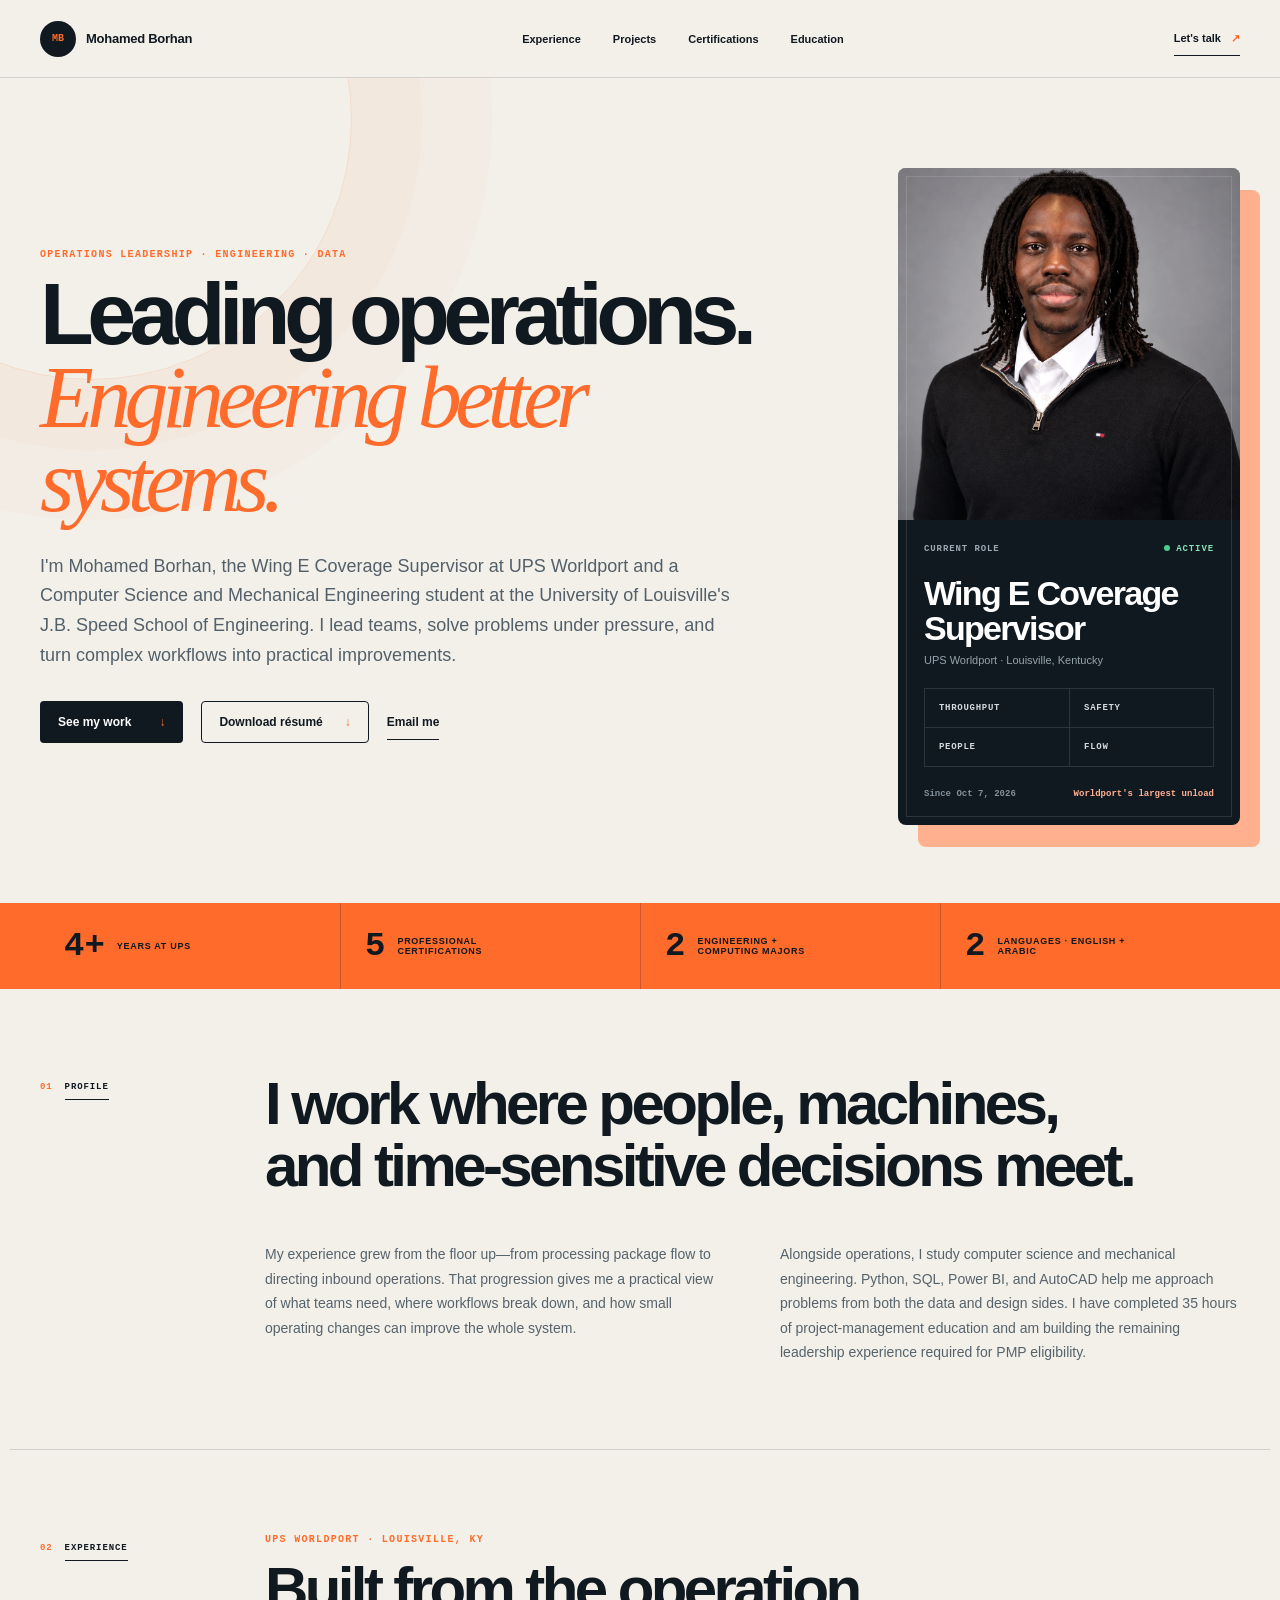
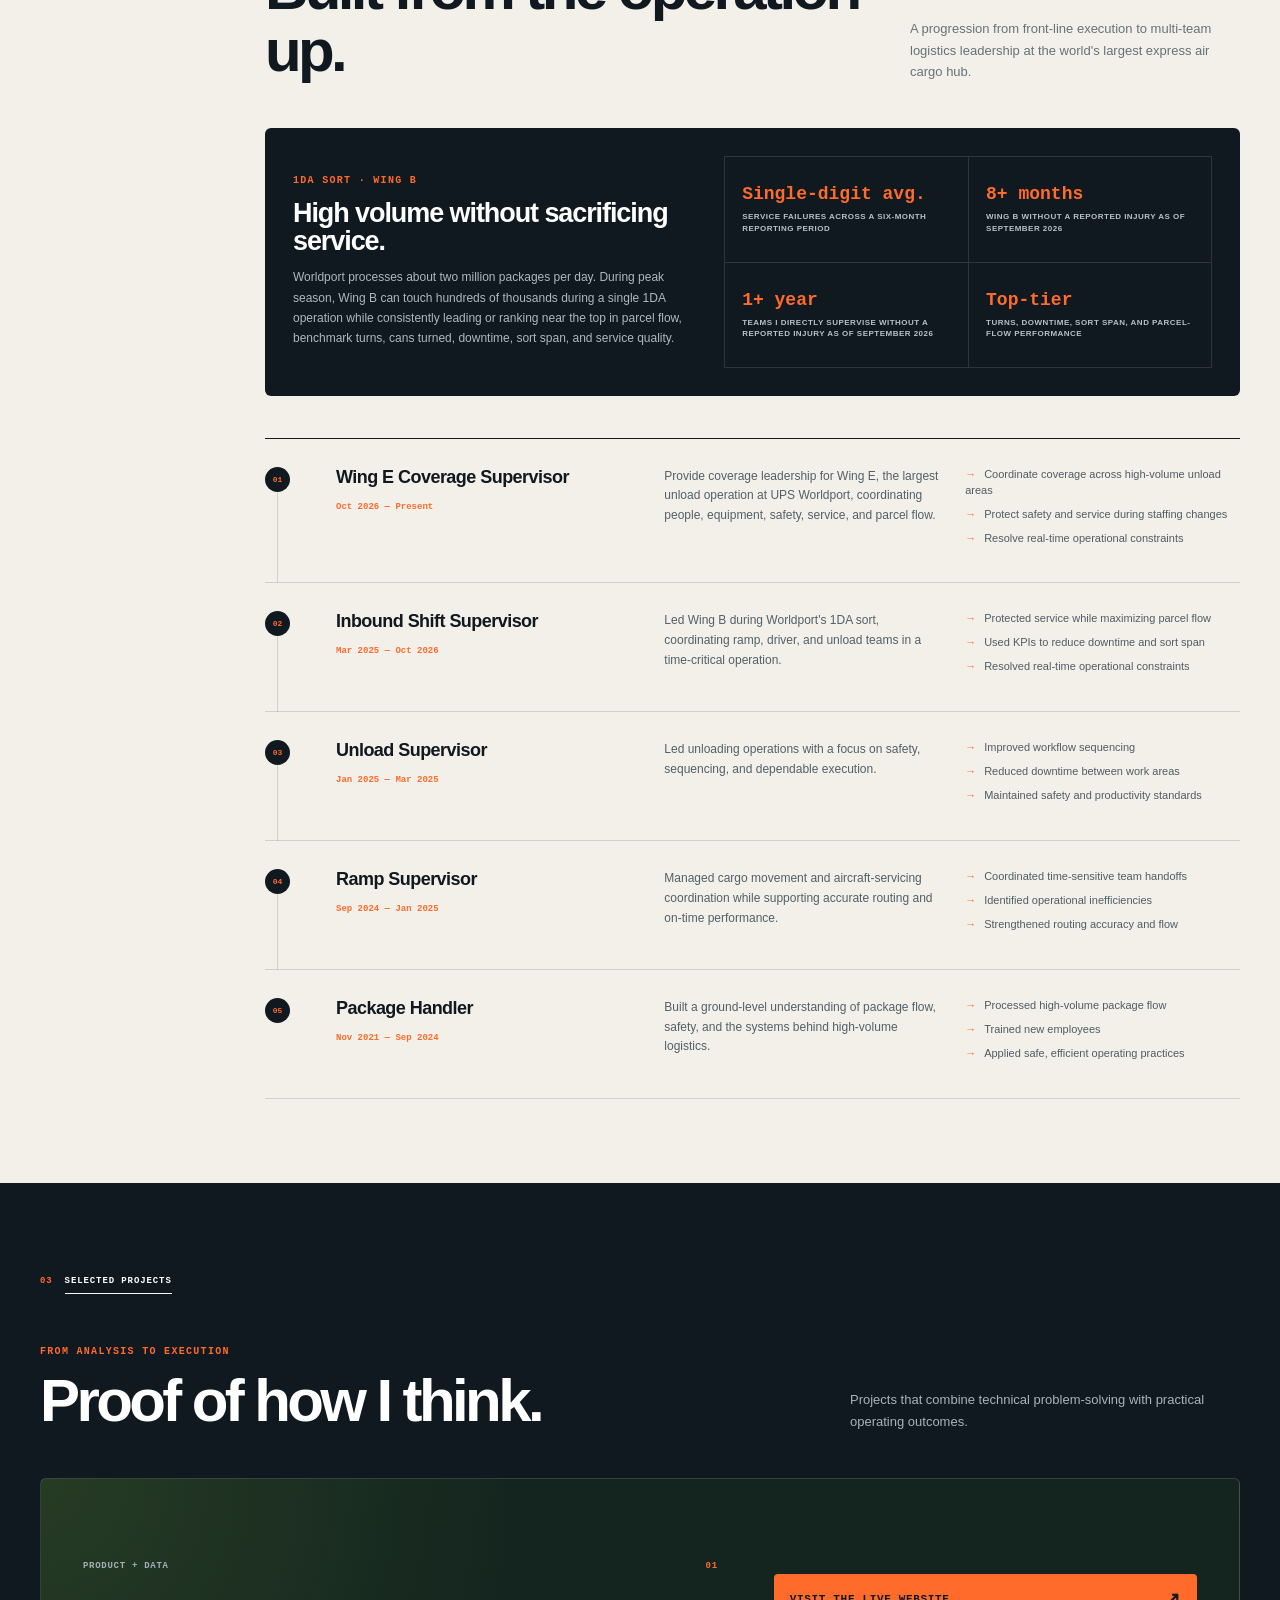
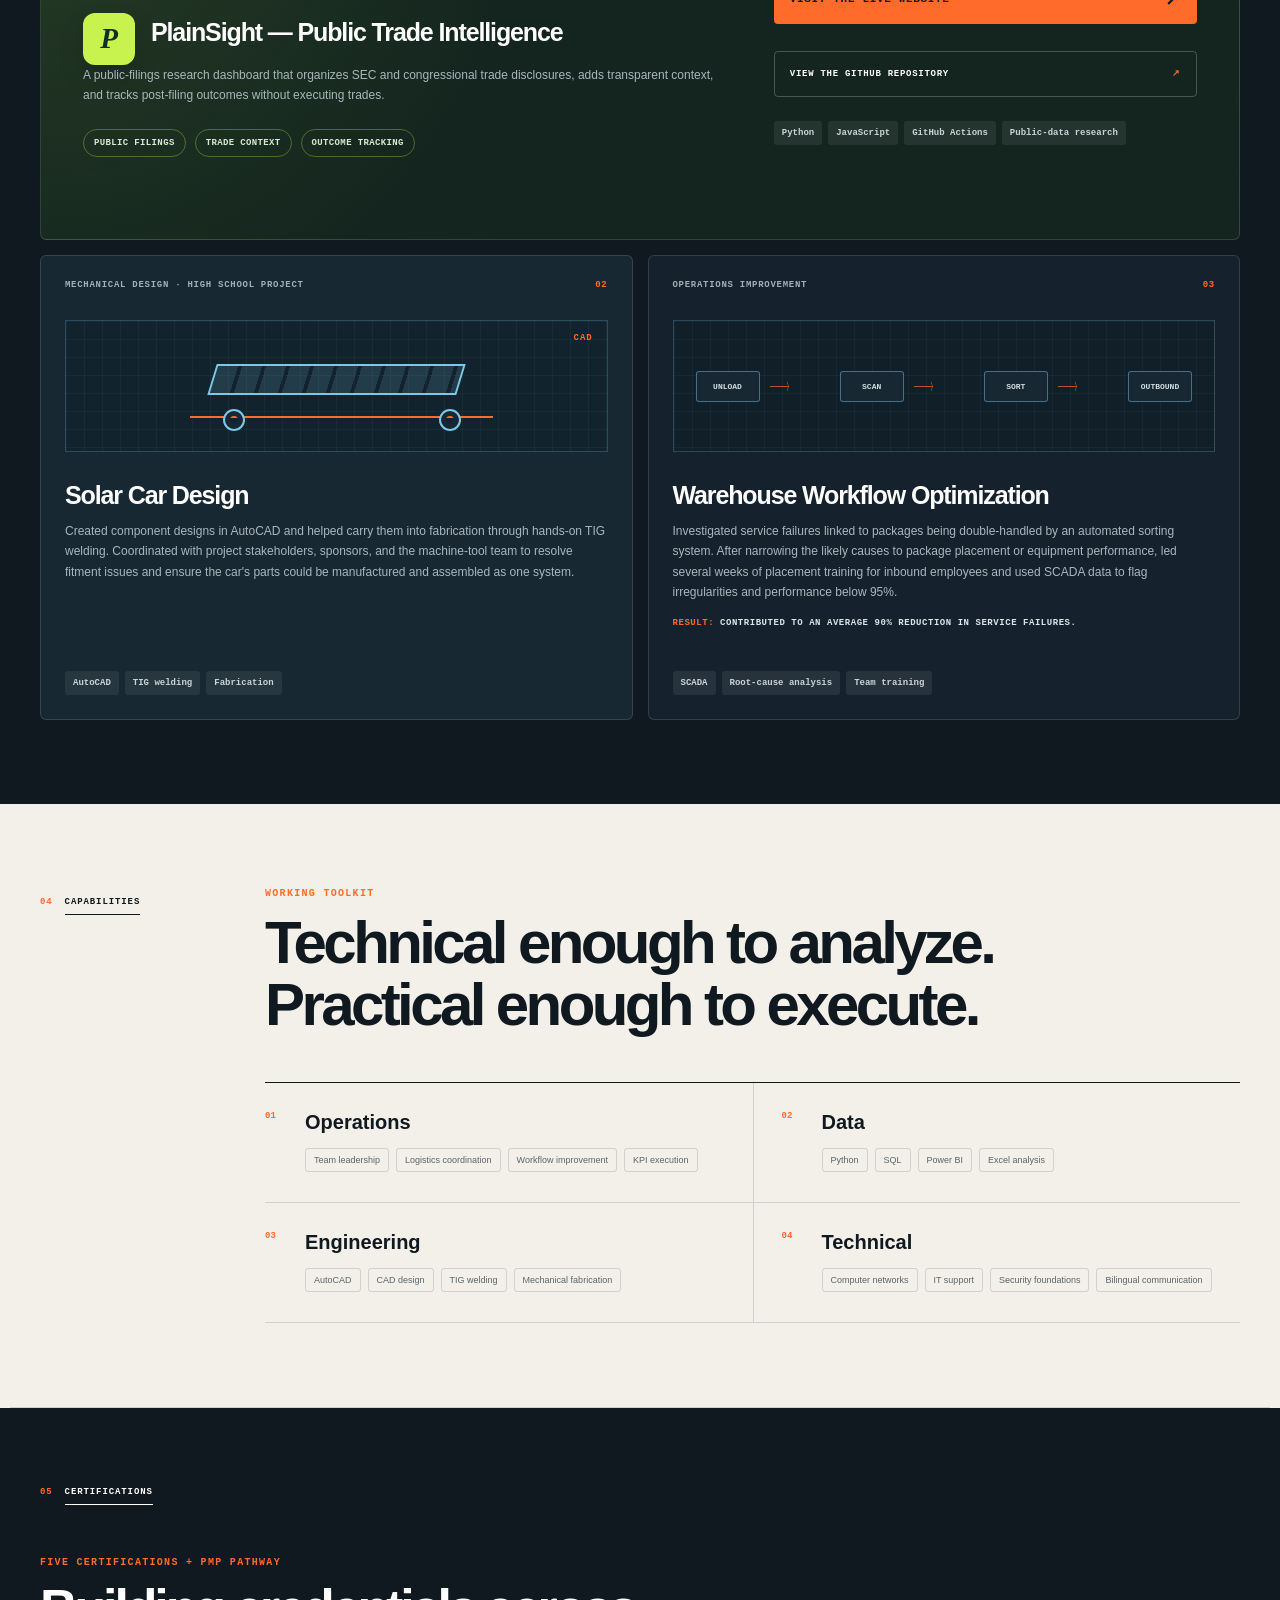
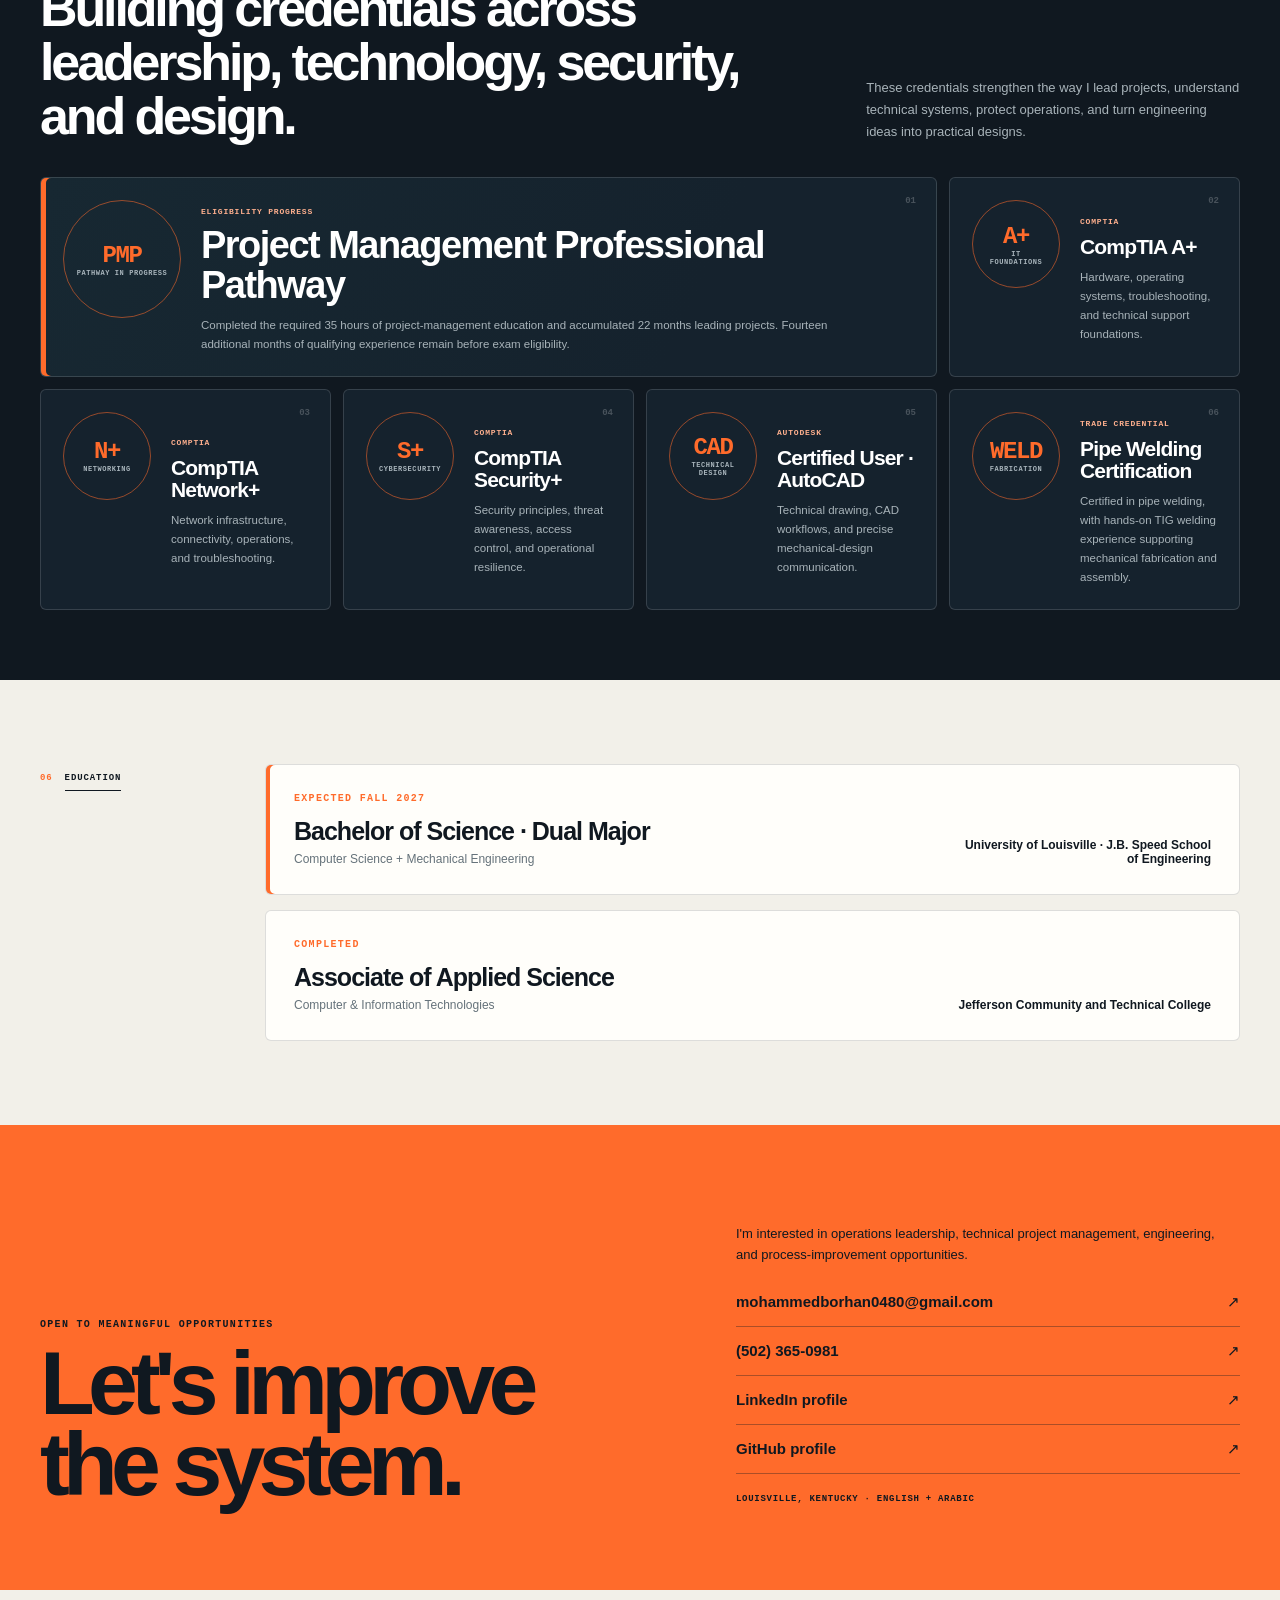
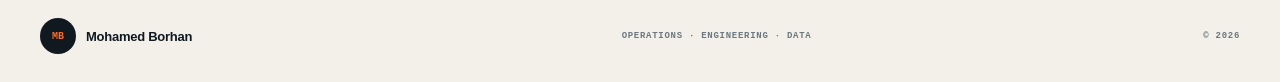
<file: index.html>
<!doctype html>
<html lang="en">
  <head>
    <meta charset="utf-8">
    <meta name="viewport" content="width=device-width, initial-scale=1">
    <title>Mohamed Borhan | Operations, Engineering &amp; Data</title>
    <meta name="description" content="Portfolio of Mohamed Borhan, Wing E Coverage Supervisor at UPS Worldport and computer science and mechanical engineering student in Louisville, Kentucky.">
    <meta name="author" content="Mohamed Borhan">
    <meta name="theme-color" content="#101820">
    <link rel="canonical" href="https://mohamed-borhan.github.io/">
    <link rel="icon" href="assets/favicon.svg" type="image/svg+xml">
    <link rel="stylesheet" href="styles.css">
    <meta property="og:type" content="website">
    <meta property="og:title" content="Mohamed Borhan | Operations, Engineering &amp; Data">
    <meta property="og:description" content="Leading operations. Engineering better systems.">
    <meta property="og:url" content="https://mohamed-borhan.github.io/">
    <meta property="og:image" content="https://mohamed-borhan.github.io/assets/og.png">
    <meta property="og:image:alt" content="Mohamed Borhan portfolio">
    <meta name="twitter:card" content="summary_large_image">
    <meta name="twitter:title" content="Mohamed Borhan | Operations, Engineering &amp; Data">
    <meta name="twitter:description" content="Leading operations. Engineering better systems.">
    <meta name="twitter:image" content="https://mohamed-borhan.github.io/assets/og.png">
    <script type="application/ld+json">
      {
        "@context": "https://schema.org",
        "@type": "Person",
        "name": "Mohamed Borhan",
        "url": "https://mohamed-borhan.github.io/",
        "email": "mailto:mohammedborhan0480@gmail.com",
        "telephone": "+1-502-365-0981",
        "address": { "@type": "PostalAddress", "addressLocality": "Louisville", "addressRegion": "KY", "addressCountry": "US" },
        "jobTitle": "Wing E Coverage Supervisor",
        "worksFor": { "@type": "Organization", "name": "UPS" },
        "hasCredential": [
          { "@type": "EducationalOccupationalCredential", "name": "CompTIA A+", "credentialCategory": "Professional certification", "recognizedBy": { "@type": "Organization", "name": "CompTIA" } },
          { "@type": "EducationalOccupationalCredential", "name": "CompTIA Network+", "credentialCategory": "Professional certification", "recognizedBy": { "@type": "Organization", "name": "CompTIA" } },
          { "@type": "EducationalOccupationalCredential", "name": "CompTIA Security+", "credentialCategory": "Professional certification", "recognizedBy": { "@type": "Organization", "name": "CompTIA" } },
          { "@type": "EducationalOccupationalCredential", "name": "Autodesk Certified User: AutoCAD", "credentialCategory": "Professional certification", "recognizedBy": { "@type": "Organization", "name": "Autodesk" } },
          { "@type": "EducationalOccupationalCredential", "name": "Pipe Welding Certification", "credentialCategory": "Professional certification" }
        ],
        "alumniOf": [
          { "@type": "CollegeOrUniversity", "name": "Jefferson Community and Technical College" },
          { "@type": "CollegeOrUniversity", "name": "University of Louisville" }
        ],
        "sameAs": [
          "https://www.linkedin.com/in/mohamedborhanky/",
          "https://github.com/Mohamed-Borhan"
        ]
      }
    </script>
  </head>
  <body>
    <a class="skip-link" href="#main-content">Skip to content</a>
    <main id="main-content">
      <header class="topbar" id="top">
        <a class="brand" href="#top" aria-label="Mohamed Borhan home">
          <span>MB</span><b>Mohamed Borhan</b>
        </a>
        <nav id="site-navigation" aria-label="Main navigation">
          <a href="#experience">Experience</a>
          <a href="#projects">Projects</a>
          <a href="#certifications">Certifications</a>
          <a href="#education">Education</a>
        </nav>
        <div class="topbar-actions">
          <button class="menu-toggle" type="button" aria-expanded="false" aria-controls="site-navigation" aria-label="Open navigation"><span></span><span></span></button>
          <a class="contact-link" href="mailto:mohammedborhan0480@gmail.com">Let's talk <span aria-hidden="true">↗</span></a>
        </div>
      </header>

      <section class="hero" aria-labelledby="hero-title">
        <div class="hero-copy">
          <span class="eyebrow">Operations leadership · Engineering · Data</span>
          <h1 id="hero-title">Leading operations.<br><em>Engineering better systems.</em></h1>
          <p>I'm Mohamed Borhan, the Wing E Coverage Supervisor at UPS Worldport and a Computer Science and Mechanical Engineering student at the University of Louisville's J.B. Speed School of Engineering. I lead teams, solve problems under pressure, and turn complex workflows into practical improvements.</p>
          <div class="hero-actions">
            <a class="button" href="#projects">See my work <span aria-hidden="true">↓</span></a>
            <a class="resume-button" href="assets/Mohamed-Borhan-Resume.pdf" download="Mohamed-Borhan-Resume.pdf">Download résumé <span aria-hidden="true">↓</span></a>
            <a class="text-button" href="mailto:mohammedborhan0480@gmail.com">Email me</a>
          </div>
        </div>
        <aside class="status-card" aria-label="Mohamed Borhan's current role">
          <div class="portrait-frame">
            <img src="assets/mohamed-borhan-headshot.jpg" alt="Professional headshot of Mohamed Borhan" width="1086" height="1448" fetchpriority="high" decoding="async">
          </div>
          <div class="status-content">
            <div class="status-head"><span>Current role</span><i>Active</i></div>
            <h2>Wing E Coverage<br>Supervisor</h2>
            <p>UPS Worldport · Louisville, Kentucky</p>
            <div class="operating-grid" aria-label="Areas of focus">
              <span>Throughput</span><span>Safety</span><span>People</span><span>Flow</span>
            </div>
            <div class="status-foot"><span>Since Oct 7, 2026</span><b>Worldport's largest unload</b></div>
          </div>
        </aside>
      </section>

      <section class="stat-strip" aria-label="Career highlights">
        <div><strong data-count="4" data-suffix="+">4+</strong><span>years at UPS</span></div>
        <div><strong data-count="5">5</strong><span>professional certifications</span></div>
        <div><strong data-count="2">2</strong><span>engineering + computing majors</span></div>
        <div><strong data-count="2">2</strong><span>languages · English + Arabic</span></div>
      </section>

      <section class="section intro reveal" id="about">
        <div class="section-label"><span>01</span><b>Profile</b></div>
        <div class="intro-copy">
          <h2>I work where people, machines, and time-sensitive decisions meet.</h2>
          <div class="intro-columns">
            <p>My experience grew from the floor up—from processing package flow to directing inbound operations. That progression gives me a practical view of what teams need, where workflows break down, and how small operating changes can improve the whole system.</p>
            <p>Alongside operations, I study computer science and mechanical engineering. Python, SQL, Power BI, and AutoCAD help me approach problems from both the data and design sides. I have completed 35 hours of project-management education and am building the remaining leadership experience required for PMP eligibility.</p>
          </div>
        </div>
      </section>

      <section class="section experience-section reveal" id="experience">
        <div class="section-label"><span>02</span><b>Experience</b></div>
        <div class="experience-content">
          <div class="experience-heading">
            <div><span class="eyebrow">UPS Worldport · Louisville, KY</span><h2>Built from the operation up.</h2></div>
            <p>A progression from front-line execution to multi-team logistics leadership at the world's largest express air cargo hub.</p>
          </div>
          <aside class="operations-highlight" aria-label="Worldport operating performance">
            <div class="operations-highlight-copy">
              <span class="eyebrow">1DA sort · Wing B</span>
              <h3>High volume without sacrificing service.</h3>
              <p>Worldport processes about two million packages per day. During peak season, Wing B can touch hundreds of thousands during a single 1DA operation while consistently leading or ranking near the top in parcel flow, benchmark turns, cans turned, downtime, sort span, and service quality.</p>
            </div>
            <div class="operations-metrics">
              <div><strong>Single-digit avg.</strong><span>service failures across a six-month reporting period</span></div>
              <div><strong>8+ months</strong><span>Wing B without a reported injury as of September 2026</span></div>
              <div><strong>1+ year</strong><span>teams I directly supervise without a reported injury as of September 2026</span></div>
              <div><strong>Top-tier</strong><span>turns, downtime, sort span, and parcel-flow performance</span></div>
            </div>
          </aside>
          <div class="timeline">
            <article class="job">
              <div class="job-marker"><span>01</span></div>
              <div class="job-title"><h3>Wing E Coverage Supervisor</h3><span>Oct 2026 — Present</span></div>
              <p>Provide coverage leadership for Wing E, the largest unload operation at UPS Worldport, coordinating people, equipment, safety, service, and parcel flow.</p>
              <ul><li>Coordinate coverage across high-volume unload areas</li><li>Protect safety and service during staffing changes</li><li>Resolve real-time operational constraints</li></ul>
            </article>
            <article class="job">
              <div class="job-marker"><span>02</span></div>
              <div class="job-title"><h3>Inbound Shift Supervisor</h3><span>Mar 2025 — Oct 2026</span></div>
              <p>Led Wing B during Worldport's 1DA sort, coordinating ramp, driver, and unload teams in a time-critical operation.</p>
              <ul><li>Protected service while maximizing parcel flow</li><li>Used KPIs to reduce downtime and sort span</li><li>Resolved real-time operational constraints</li></ul>
            </article>
            <article class="job">
              <div class="job-marker"><span>03</span></div>
              <div class="job-title"><h3>Unload Supervisor</h3><span>Jan 2025 — Mar 2025</span></div>
              <p>Led unloading operations with a focus on safety, sequencing, and dependable execution.</p>
              <ul><li>Improved workflow sequencing</li><li>Reduced downtime between work areas</li><li>Maintained safety and productivity standards</li></ul>
            </article>
            <article class="job">
              <div class="job-marker"><span>04</span></div>
              <div class="job-title"><h3>Ramp Supervisor</h3><span>Sep 2024 — Jan 2025</span></div>
              <p>Managed cargo movement and aircraft-servicing coordination while supporting accurate routing and on-time performance.</p>
              <ul><li>Coordinated time-sensitive team handoffs</li><li>Identified operational inefficiencies</li><li>Strengthened routing accuracy and flow</li></ul>
            </article>
            <article class="job">
              <div class="job-marker"><span>05</span></div>
              <div class="job-title"><h3>Package Handler</h3><span>Nov 2021 — Sep 2024</span></div>
              <p>Built a ground-level understanding of package flow, safety, and the systems behind high-volume logistics.</p>
              <ul><li>Processed high-volume package flow</li><li>Trained new employees</li><li>Applied safe, efficient operating practices</li></ul>
            </article>
          </div>
        </div>
      </section>

      <section class="projects-section" id="projects">
        <div class="projects-inner reveal">
          <div class="section-label light"><span>03</span><b>Selected projects</b></div>
          <div class="project-heading">
            <div><span class="eyebrow">From analysis to execution</span><h2>Proof of how I think.</h2></div>
            <p>Projects that combine technical problem-solving with practical operating outcomes.</p>
          </div>
          <div class="project-grid">
            <article class="project-card project-card-featured">
              <div class="project-featured-content">
                <div class="project-featured-copy">
                  <div class="project-top"><span>Product + Data</span><b>01</b></div>
                  <div class="plainsight-heading"><span class="plainsight-mark" aria-hidden="true">P</span><h3>PlainSight — Public Trade Intelligence</h3></div>
                  <p>A public-filings research dashboard that organizes SEC and congressional trade disclosures, adds transparent context, and tracks post-filing outcomes without executing trades.</p>
                  <ul class="plainsight-points" aria-label="PlainSight features"><li>Public filings</li><li>Trade context</li><li>Outcome tracking</li></ul>
                </div>
                <div class="project-featured-links">
                  <div class="project-actions">
                    <a class="project-link featured-project-link" href="https://mohamed-borhan.github.io/plainsight-trades/" target="_blank" rel="noreferrer">Visit the live website <span aria-hidden="true">↗</span></a>
                    <a class="project-link github-project-link" href="https://github.com/Mohamed-Borhan/plainsight-trades" target="_blank" rel="noreferrer">View the GitHub repository <span aria-hidden="true">↗</span></a>
                  </div>
                  <div class="tags"><span>Python</span><span>JavaScript</span><span>GitHub Actions</span><span>Public-data research</span></div>
                </div>
              </div>
            </article>
            <article class="project-card">
              <div class="project-top"><span>Mechanical Design · High School Project</span><b>02</b></div>
              <div class="project-visual project-visual-solar" aria-hidden="true"><span></span><i></i><i></i><b>CAD</b></div>
              <h3>Solar Car Design</h3>
              <p>Created component designs in AutoCAD and helped carry them into fabrication through hands-on TIG welding. Coordinated with project stakeholders, sponsors, and the machine-tool team to resolve fitment issues and ensure the car's parts could be manufactured and assembled as one system.</p>
              <div class="tags"><span>AutoCAD</span><span>TIG welding</span><span>Fabrication</span></div>
            </article>
            <article class="project-card">
              <div class="project-top"><span>Operations Improvement</span><b>03</b></div>
              <div class="project-visual project-visual-flow" aria-hidden="true"><span>Unload</span><i></i><span>Scan</span><i></i><span>Sort</span><i></i><span>Outbound</span></div>
              <h3>Warehouse Workflow Optimization</h3>
              <p>Investigated service failures linked to packages being double-handled by an automated sorting system. After narrowing the likely causes to package placement or equipment performance, led several weeks of placement training for inbound employees and used SCADA data to flag irregularities and performance below 95%.</p>
              <p class="project-result"><strong>Result:</strong> Contributed to an average 90% reduction in service failures.</p>
              <div class="tags"><span>SCADA</span><span>Root-cause analysis</span><span>Team training</span></div>
            </article>
          </div>
        </div>
      </section>

      <section class="section capabilities-section reveal" id="capabilities">
        <div class="section-label"><span>04</span><b>Capabilities</b></div>
        <div class="capability-content">
          <div class="capability-heading"><span class="eyebrow">Working toolkit</span><h2>Technical enough to analyze.<br>Practical enough to execute.</h2></div>
          <div class="capability-grid">
            <div class="capability"><span>01</span><h3>Operations</h3><ul><li>Team leadership</li><li>Logistics coordination</li><li>Workflow improvement</li><li>KPI execution</li></ul></div>
            <div class="capability"><span>02</span><h3>Data</h3><ul><li>Python</li><li>SQL</li><li>Power BI</li><li>Excel analysis</li></ul></div>
            <div class="capability"><span>03</span><h3>Engineering</h3><ul><li>AutoCAD</li><li>CAD design</li><li>TIG welding</li><li>Mechanical fabrication</li></ul></div>
            <div class="capability"><span>04</span><h3>Technical</h3><ul><li>Computer networks</li><li>IT support</li><li>Security foundations</li><li>Bilingual communication</li></ul></div>
          </div>
        </div>
      </section>

      <section class="certification-section" id="certifications">
        <div class="certification-inner reveal">
          <div class="section-label light"><span>05</span><b>Certifications</b></div>
          <div class="certification-heading">
            <div>
              <span class="eyebrow">Five certifications + PMP pathway</span>
              <h2>Building credentials across leadership, technology, security, and design.</h2>
            </div>
            <p>These credentials strengthen the way I lead projects, understand technical systems, protect operations, and turn engineering ideas into practical designs.</p>
          </div>
          <div class="certification-grid">
            <article class="credential credential-featured">
              <div class="credential-mark"><span>PMP</span><small>Pathway in progress</small></div>
              <div><span class="credential-issuer">Eligibility progress</span><h3>Project Management Professional Pathway</h3><p>Completed the required 35 hours of project-management education and accumulated 22 months leading projects. Fourteen additional months of qualifying experience remain before exam eligibility.</p></div>
              <b>01</b>
            </article>
            <article class="credential">
              <div class="credential-mark"><span>A+</span><small>IT foundations</small></div>
              <div><span class="credential-issuer">CompTIA</span><h3>CompTIA A+</h3><p>Hardware, operating systems, troubleshooting, and technical support foundations.</p></div>
              <b>02</b>
            </article>
            <article class="credential">
              <div class="credential-mark"><span>N+</span><small>Networking</small></div>
              <div><span class="credential-issuer">CompTIA</span><h3>CompTIA Network+</h3><p>Network infrastructure, connectivity, operations, and troubleshooting.</p></div>
              <b>03</b>
            </article>
            <article class="credential">
              <div class="credential-mark"><span>S+</span><small>Cybersecurity</small></div>
              <div><span class="credential-issuer">CompTIA</span><h3>CompTIA Security+</h3><p>Security principles, threat awareness, access control, and operational resilience.</p></div>
              <b>04</b>
            </article>
            <article class="credential">
              <div class="credential-mark"><span>CAD</span><small>Technical design</small></div>
              <div><span class="credential-issuer">Autodesk</span><h3>Certified User · AutoCAD</h3><p>Technical drawing, CAD workflows, and precise mechanical-design communication.</p></div>
              <b>05</b>
            </article>
            <article class="credential">
              <div class="credential-mark"><span>WELD</span><small>Fabrication</small></div>
              <div><span class="credential-issuer">Trade credential</span><h3>Pipe Welding Certification</h3><p>Certified in pipe welding, with hands-on TIG welding experience supporting mechanical fabrication and assembly.</p></div>
              <b>06</b>
            </article>
          </div>
        </div>
      </section>

      <section class="section education-section reveal" id="education">
        <div class="section-label"><span>06</span><b>Education</b></div>
        <div class="education-content">
          <article class="degree primary-degree">
            <div><span class="eyebrow">Expected Fall 2027</span><h3>Bachelor of Science · Dual Major</h3><p>Computer Science + Mechanical Engineering</p></div>
            <strong>University of Louisville · J.B. Speed School of Engineering</strong>
          </article>
          <article class="degree">
            <div><span class="eyebrow">Completed</span><h3>Associate of Applied Science</h3><p>Computer &amp; Information Technologies</p></div>
            <strong>Jefferson Community and Technical College</strong>
          </article>
        </div>
      </section>

      <section class="contact-section reveal" id="contact">
        <div><span class="eyebrow">Open to meaningful opportunities</span><h2>Let's improve<br>the system.</h2></div>
        <div class="contact-details">
          <p>I'm interested in operations leadership, technical project management, engineering, and process-improvement opportunities.</p>
          <a href="mailto:mohammedborhan0480@gmail.com">mohammedborhan0480@gmail.com <span aria-hidden="true">↗</span></a>
          <a href="tel:+15023650981">(502) 365-0981 <span aria-hidden="true">↗</span></a>
          <a href="https://www.linkedin.com/in/mohamedborhanky/" target="_blank" rel="noreferrer">LinkedIn profile <span aria-hidden="true">↗</span></a>
          <a href="https://github.com/Mohamed-Borhan" target="_blank" rel="noreferrer">GitHub profile <span aria-hidden="true">↗</span></a>
          <small>Louisville, Kentucky · English + Arabic</small>
        </div>
      </section>

      <footer>
        <a class="brand" href="#top"><span>MB</span><b>Mohamed Borhan</b></a>
        <p>Operations · Engineering · Data</p>
        <span>© <span id="year">2026</span></span>
      </footer>
    </main>
    <script src="script.js" defer></script>
  </body>
</html>
</file>
<file: styles.css>
:root {
  --ink: #101820;
  --steel: #263441;
  --paper: #f2f0e9;
  --white: #fffefa;
  --signal: #ff6b2b;
  --signal-soft: #ffb08e;
  --blue: #7cc8e8;
  --muted: #64707a;
  --line: rgba(16, 24, 32, 0.14);
  --sans: "Segoe UI", Arial, Helvetica, sans-serif;
  --mono: Consolas, "Courier New", monospace;
}

* { box-sizing: border-box; }
html { scroll-behavior: smooth; }
body { margin: 0; background: var(--paper); color: var(--ink); font-family: var(--sans); }
a { color: inherit; text-decoration: none; }
main { min-height: 100vh; overflow-x: clip; }
.skip-link { position: fixed; z-index: 100; top: 12px; left: 12px; padding: 10px 14px; background: var(--ink); color: white; transform: translateY(-150%); }
.skip-link:focus { transform: translateY(0); }

.topbar { position: sticky; z-index: 50; top: 0; height: 78px; margin: auto; padding: 0 max(30px, calc((100vw - 1200px) / 2)); display: flex; align-items: center; justify-content: space-between; border-bottom: 1px solid var(--line); background: rgba(242, 240, 233, .92); backdrop-filter: blur(16px); transition: box-shadow .25s ease, background .25s ease; }
.topbar.is-scrolled { background: rgba(242, 240, 233, .97); box-shadow: 0 10px 30px rgba(16, 24, 32, .09); }
.brand { display: flex; align-items: center; gap: 10px; }
.brand > span { width: 36px; height: 36px; display: grid; place-items: center; border-radius: 50%; background: var(--ink); color: var(--signal); font: 800 10px var(--mono); }
.brand b { font-size: 13px; letter-spacing: -0.02em; }
nav { display: flex; gap: 32px; font-size: 11px; font-weight: 700; }
.topbar nav a:hover { color: var(--signal); }
.topbar-actions { display: flex; align-items: center; gap: 15px; }
.menu-toggle { width: 38px; height: 38px; padding: 0; display: none; place-content: center; gap: 6px; border: 1px solid var(--line); border-radius: 50%; background: transparent; cursor: pointer; }
.menu-toggle span { width: 15px; height: 1px; display: block; background: var(--ink); transition: transform .2s ease; }
.menu-toggle[aria-expanded="true"] span:first-child { transform: translateY(3.5px) rotate(45deg); }
.menu-toggle[aria-expanded="true"] span:last-child { transform: translateY(-3.5px) rotate(-45deg); }
.contact-link { padding: 10px 0; border-bottom: 1px solid var(--ink); font-size: 11px; font-weight: 800; }
.contact-link span { color: var(--signal); margin-left: 7px; }

.hero { position: relative; max-width: 1260px; margin: auto; padding: 90px 30px 78px; display: grid; grid-template-columns: 1.45fr 0.65fr; gap: 95px; align-items: center; }
.hero::before { content: ""; position: absolute; width: 520px; height: 520px; top: -220px; left: -180px; border: 1px solid rgba(255, 107, 43, 0.16); border-radius: 50%; box-shadow: 0 0 0 70px rgba(255, 107, 43, 0.035), 0 0 0 140px rgba(255, 107, 43, 0.025); pointer-events: none; }
.eyebrow { display: block; margin-bottom: 13px; color: var(--signal); font: 800 10px var(--mono); text-transform: uppercase; letter-spacing: 0.13em; }
h1 { max-width: 850px; margin: 0 0 28px; font-size: clamp(54px, 7vw, 88px); line-height: 0.94; letter-spacing: -0.075em; font-weight: 720; }
h1 em { color: var(--signal); font-family: Georgia, serif; font-weight: 400; }
.hero-copy > p { max-width: 700px; color: #53606a; font-size: 18px; line-height: 1.65; }
.hero-actions { margin-top: 31px; display: flex; align-items: center; gap: 18px; flex-wrap: wrap; }
.button { padding: 14px 18px; display: inline-flex; gap: 28px; border-radius: 4px; background: var(--ink); color: white; font-size: 12px; font-weight: 800; }
.button span { color: var(--signal); }
.resume-button { padding: 13px 17px; display: inline-flex; gap: 22px; border: 1px solid var(--ink); border-radius: 4px; background: transparent; font-size: 12px; font-weight: 800; }
.resume-button span { color: var(--signal); }
.text-button { padding: 10px 0; border-bottom: 1px solid var(--ink); font-size: 12px; font-weight: 800; }

.status-card { position: relative; overflow: hidden; border-radius: 8px; background: var(--ink); color: white; box-shadow: 20px 22px 0 var(--signal-soft); }
.status-card::before { content: ""; position: absolute; z-index: 3; inset: 8px; border: 1px solid rgba(255, 255, 255, 0.12); pointer-events: none; }
.portrait-frame { position: relative; aspect-ratio: 1 / 1.03; overflow: hidden; background: #c8c9ca; }
.portrait-frame::after { content: ""; position: absolute; inset: auto 0 0; height: 30%; background: linear-gradient(transparent, rgba(16, 24, 32, 0.22)); pointer-events: none; }
.portrait-frame img { width: 100%; height: 100%; display: block; object-fit: cover; object-position: 50% 18%; filter: saturate(0.94) contrast(1.02); transition: transform 0.65s cubic-bezier(0.2, 0.75, 0.2, 1); }
.status-content { position: relative; padding: 24px 26px 26px; }
.status-head { position: relative; display: flex; justify-content: space-between; align-items: center; color: #9ca9b2; font: 700 9px var(--mono); text-transform: uppercase; letter-spacing: 0.1em; }
.status-head i { color: #86e0b2; font-style: normal; }
.status-head i::before { content: ""; display: inline-block; width: 6px; height: 6px; margin-right: 6px; border-radius: 50%; background: #4cce8b; }
.status-card h2 { position: relative; margin: 22px 0 8px; color: white; font-size: 34px; line-height: 1.02; letter-spacing: -0.05em; }
.status-content > p { position: relative; margin: 0; color: #97a5ad; font-size: 11px; }
.operating-grid { position: relative; margin: 22px 0; display: grid; grid-template-columns: 1fr 1fr; border: 1px solid rgba(255, 255, 255, 0.12); }
.operating-grid span { padding: 14px; color: #d4dadd; font: 700 9px var(--mono); text-transform: uppercase; letter-spacing: 0.08em; }
.operating-grid span:nth-child(even) { border-left: 1px solid rgba(255, 255, 255, 0.12); }
.operating-grid span:nth-child(n + 3) { border-top: 1px solid rgba(255, 255, 255, 0.12); }
.status-foot { position: relative; display: flex; justify-content: space-between; color: #83919a; font: 700 9px var(--mono); }
.status-foot b { color: var(--signal-soft); }

.stat-strip { padding: 0 max(30px, calc((100vw - 1200px) / 2)); display: grid; grid-template-columns: repeat(4, 1fr); background: var(--signal); color: var(--ink); }
.stat-strip div { padding: 24px; display: flex; align-items: center; gap: 12px; }
.stat-strip div + div { border-left: 1px solid rgba(16, 24, 32, 0.22); }
.stat-strip strong { font: 800 34px var(--mono); }
.stat-strip span { max-width: 130px; font-size: 9px; font-weight: 800; text-transform: uppercase; letter-spacing: 0.08em; }

.section { max-width: 1260px; margin: auto; padding: 84px 30px; display: grid; grid-template-columns: 170px 1fr; gap: 55px; }
.section-label { padding-top: 9px; display: flex; gap: 12px; align-items: flex-start; font: 800 9px var(--mono); text-transform: uppercase; letter-spacing: 0.1em; }
.section-label span { color: var(--signal); }
.section-label b { padding-bottom: 7px; border-bottom: 1px solid var(--ink); }
.intro-copy h2, .experience-heading h2, .project-heading h2, .capability-heading h2 { margin: 0; max-width: 900px; font-size: clamp(38px, 5vw, 60px); line-height: 1.04; letter-spacing: -0.06em; }
.intro-columns { margin-top: 45px; display: grid; grid-template-columns: 1fr 1fr; gap: 55px; }
.intro-columns p { margin: 0; color: #56636c; line-height: 1.75; font-size: 14px; }

.experience-section { border-top: 1px solid var(--line); }
.experience-heading { margin-bottom: 45px; display: flex; justify-content: space-between; align-items: end; gap: 50px; }
.experience-heading p { max-width: 330px; margin: 0; color: #66727a; font-size: 13px; line-height: 1.65; }
.operations-highlight { margin-bottom: 42px; padding: 28px; display: grid; grid-template-columns: .9fr 1.1fr; gap: 32px; border-radius: 6px; background: var(--ink); color: white; }
.operations-highlight-copy { align-self: center; }
.operations-highlight h3 { margin: 10px 0 12px; max-width: 430px; font-size: 27px; line-height: 1.05; letter-spacing: -.04em; }
.operations-highlight p { margin: 0; color: #aeb8be; font-size: 12px; line-height: 1.7; }
.operations-metrics { display: grid; grid-template-columns: 1fr 1fr; border: 1px solid rgba(255,255,255,.12); }
.operations-metrics div { min-height: 105px; padding: 17px; display: flex; flex-direction: column; justify-content: center; gap: 7px; }
.operations-metrics div:nth-child(even) { border-left: 1px solid rgba(255,255,255,.12); }
.operations-metrics div:nth-child(n + 3) { border-top: 1px solid rgba(255,255,255,.12); }
.operations-metrics strong { color: var(--signal); font: 800 18px var(--mono); }
.operations-metrics span { color: #b6c1c7; font-size: 8px; font-weight: 700; line-height: 1.45; letter-spacing: .06em; text-transform: uppercase; }
.timeline { border-top: 1px solid var(--ink); }
.job { display: grid; grid-template-columns: 45px 1.1fr 1fr 1fr; gap: 26px; padding: 28px 0; border-bottom: 1px solid var(--line); }
.job-marker { position: relative; }
.job-marker::after { content: ""; position: absolute; top: 25px; bottom: -29px; left: 12px; width: 1px; background: var(--line); }
.job:last-child .job-marker::after { display: none; }
.job-marker span { width: 25px; height: 25px; position: relative; z-index: 1; display: grid; place-items: center; border-radius: 50%; background: var(--ink); color: var(--signal); font: 700 8px var(--mono); }
.job h3 { margin: 0 0 7px; font-size: 18px; letter-spacing: -0.03em; }
.job-title span { color: var(--signal); font: 700 9px var(--mono); }
.job > p { margin: 0; color: #526069; line-height: 1.65; font-size: 12px; }
.job ul { margin: 0; padding: 0; list-style: none; }
.job li { margin-bottom: 8px; color: #4f5d66; font-size: 11px; line-height: 1.45; }
.job li::before { content: "→"; margin-right: 8px; color: var(--signal); }

.projects-section { padding: 84px 0; background: var(--ink); color: white; }
.projects-inner { max-width: 1260px; margin: auto; padding: 0 30px; }
.section-label.light { margin-bottom: 52px; }
.section-label.light b { border-color: white; }
.project-heading { display: flex; align-items: end; justify-content: space-between; gap: 40px; }
.project-heading h2 { color: white; }
.project-heading p { max-width: 390px; margin: 0; color: #a8b3b9; font-size: 13px; line-height: 1.65; }
.project-grid { margin-top: 46px; display: grid; grid-template-columns: repeat(2, 1fr); gap: 15px; }
.project-card { min-height: 465px; padding: 24px; display: flex; flex-direction: column; border: 1px solid rgba(255, 255, 255, 0.13); border-radius: 6px; background: #15222d; }
.project-card:nth-child(2) { background: #172832; }
.project-card-featured { grid-column: 1 / -1; min-height: 360px; padding: 0; display: block; overflow: hidden; background: radial-gradient(circle at 0 0, rgba(190, 242, 77, .11), transparent 38%), #14251f; }
.project-featured-content { min-height: 360px; padding: 42px; display: grid; grid-template-columns: minmax(0, 1.2fr) minmax(300px, .8fr); gap: 56px; align-items: center; }
.plainsight-heading { margin-top: 42px; display: flex; align-items: center; gap: 16px; }
.plainsight-heading h3 { margin: 0; font-size: clamp(32px, 4vw, 50px); }
.plainsight-mark { flex: 0 0 auto; width: 52px; height: 52px; display: grid; place-items: center; border-radius: 12px; background: #c8f34e; color: #102f27; font: italic 800 29px Georgia, serif; box-shadow: 0 12px 24px rgba(0,0,0,.18); }
.project-featured-copy > p { max-width: 720px; margin-top: 18px; font-size: 13px; }
.plainsight-points { margin: 24px 0 0; padding: 0; display: flex; flex-wrap: wrap; gap: 9px; list-style: none; }
.plainsight-points li { padding: 8px 10px; border: 1px solid rgba(200,243,78,.32); border-radius: 999px; color: #dce8d1; font: 700 9px var(--mono); letter-spacing: .04em; text-transform: uppercase; }
.project-featured-links { display: flex; flex-direction: column; }
.project-actions { display: grid; gap: 9px; }
.project-featured-links .featured-project-link { margin-top: 0; }
.project-top { display: flex; justify-content: space-between; color: #a2afb7; font: 700 9px var(--mono); text-transform: uppercase; letter-spacing: 0.08em; }
.project-top b { color: var(--signal); }
.project-visual { height: 132px; margin: 30px 0; position: relative; overflow: hidden; border: 1px solid rgba(124, 200, 232, .24); background-color: rgba(8, 26, 36, .3); background-image: linear-gradient(rgba(124, 200, 232, .055) 1px, transparent 1px), linear-gradient(90deg, rgba(124, 200, 232, .055) 1px, transparent 1px); background-size: 18px 18px; }
.project-visual-solar::before { content: ""; position: absolute; left: 23%; right: 21%; bottom: 33px; height: 2px; background: var(--signal); }
.project-visual-solar span { position: absolute; left: 27%; top: 43px; width: 46%; height: 31px; border: 2px solid var(--blue); transform: skewX(-17deg); background: repeating-linear-gradient(90deg, rgba(124,200,232,.15) 0 20px, transparent 20px 24px); }
.project-visual-solar i { position: absolute; bottom: 20px; width: 22px; height: 22px; border: 2px solid var(--blue); border-radius: 50%; box-shadow: inset 0 0 0 5px #172832; }
.project-visual-solar i:nth-of-type(1) { left: 29%; }
.project-visual-solar i:nth-of-type(2) { right: 27%; }
.project-visual-solar b { position: absolute; top: 12px; right: 14px; color: var(--signal); font: 800 9px var(--mono); letter-spacing: .1em; }
.project-visual-flow { padding: 0 22px; display: grid; grid-template-columns: auto 1fr auto 1fr auto 1fr auto; align-items: center; gap: 10px; }
.project-visual-flow span { min-width: 64px; padding: 10px 8px; border: 1px solid rgba(124,200,232,.45); border-radius: 3px; color: #d1dce1; background: #172832; font: 700 8px var(--mono); text-align: center; text-transform: uppercase; }
.project-visual-flow i { position: relative; height: 1px; background: rgba(255,107,43,.7); transform-origin: left; }
.project-visual-flow i::after { content: ""; position: absolute; right: -1px; top: -3px; width: 6px; height: 6px; border-top: 1px solid var(--signal); border-right: 1px solid var(--signal); transform: rotate(45deg); }
.project-card h3 { margin: 0 0 12px; color: white; font-size: 25px; line-height: 1.08; letter-spacing: -0.045em; }
.project-card p { margin: 0; color: #abb6bc; font-size: 12px; line-height: 1.7; }
.project-card .project-result { margin-top: 14px; color: #dce5e9; font: 700 9px/1.5 var(--mono); letter-spacing: 0.06em; text-transform: uppercase; }
.project-result strong { color: var(--signal); }
.project-link { width: fit-content; margin-top: 18px; color: white; font: 700 9px var(--mono); letter-spacing: 0.08em; text-decoration: none; text-transform: uppercase; }
.project-link span { display: inline-block; margin-left: 4px; color: var(--signal); transition: transform 0.25s ease; }
.project-link:hover span { transform: translate(3px, -3px); }
.project-link:focus-visible { outline: 2px solid var(--signal); outline-offset: 5px; }
.featured-project-link { width: 100%; min-height: 50px; margin-top: 22px; padding: 14px 16px; display: flex; align-items: center; justify-content: space-between; gap: 18px; border-radius: 4px; background: var(--signal); color: var(--ink); font-size: 11px; letter-spacing: .06em; transition: transform .25s ease, background .25s ease, box-shadow .25s ease; }
.featured-project-link span { color: var(--ink); font-size: 18px; }
.featured-project-link:hover { transform: translateY(-3px); background: var(--signal-soft); box-shadow: 0 12px 28px rgba(0,0,0,.22); }
.featured-project-link:focus-visible { outline-color: white; }
.github-project-link { width: 100%; min-height: 46px; padding: 12px 15px; display: flex; align-items: center; justify-content: space-between; gap: 18px; border: 1px solid rgba(255,255,255,.22); border-radius: 4px; }
.github-project-link:hover { border-color: var(--signal); background: rgba(255,255,255,.05); }
.project-featured-links .tags { margin-top: 24px; }
.tags { margin-top: auto; display: flex; flex-wrap: wrap; gap: 6px; }
.tags span { padding: 7px 8px; border-radius: 3px; background: rgba(255, 255, 255, 0.07); color: #cbd3d7; font: 700 9px var(--mono); }

.capabilities-section { border-bottom: 1px solid var(--line); }
.capability-heading { margin-bottom: 45px; }
.capability-grid { display: grid; grid-template-columns: 1fr 1fr; border-top: 1px solid var(--ink); }
.capability { position: relative; padding: 28px 20px 30px 0; display: grid; grid-template-columns: 40px 1fr; border-bottom: 1px solid var(--line); }
.capability:nth-child(even) { padding-left: 28px; border-left: 1px solid var(--line); }
.capability > span { color: var(--signal); font: 700 9px var(--mono); }
.capability h3 { margin: 0 0 14px; font-size: 20px; }
.capability ul { grid-column: 2; margin: 0; padding: 0; display: flex; flex-wrap: wrap; gap: 7px; list-style: none; }
.capability li { padding: 6px 8px; border: 1px solid var(--line); border-radius: 3px; color: #58656d; font-size: 9px; }

.education-content { display: grid; gap: 15px; }
.degree { padding: 28px; display: flex; justify-content: space-between; align-items: end; gap: 30px; border: 1px solid var(--line); border-radius: 6px; background: var(--white); }
.primary-degree { box-shadow: inset 4px 0 var(--signal); }
.degree h3 { margin: 0 0 6px; font-size: 25px; letter-spacing: -0.04em; }
.degree p { margin: 0; color: #65727a; font-size: 12px; }
.degree strong { max-width: 260px; text-align: right; font-size: 12px; }
.certification-section { padding: 70px 0; color: white; background: var(--ink); }
.certification-inner { max-width: 1260px; margin: auto; padding: 0 30px; }
.certification-heading { display: grid; grid-template-columns: 1.35fr .65fr; gap: 50px; align-items: end; margin-bottom: 34px; }
.certification-heading h2 { max-width: 790px; margin: 0; color: white; font-size: clamp(34px, 4.3vw, 52px); line-height: 1.04; letter-spacing: -0.06em; }
.certification-heading p { margin: 0; color: #a8b3b9; font-size: 13px; line-height: 1.7; }
.certification-grid { display: grid; grid-template-columns: repeat(4, minmax(0, 1fr)); gap: 12px; }
.credential { position: relative; display: grid; grid-template-columns: 88px 1fr; gap: 20px; min-height: 180px; padding: 22px; overflow: hidden; border: 1px solid rgba(255,255,255,.14); border-radius: 6px; background: #15222d; transition: transform .35s cubic-bezier(.2,.8,.2,1), border-color .25s ease, background .25s ease; }
.credential:hover { transform: translateY(-6px); border-color: rgba(255,107,43,.68); background: #1b2d39; }
.credential-featured { grid-column: span 3; grid-template-columns: 118px minmax(0, 1fr); min-height: 180px; background: linear-gradient(115deg, #172832, #15222d 72%); box-shadow: inset 5px 0 var(--signal); }
.credential-mark { display: grid; align-content: center; justify-items: center; min-height: 88px; padding: 14px 10px; border: 1px solid rgba(255,107,43,.55); border-radius: 50%; aspect-ratio: 1; }
.credential-mark span { color: var(--signal); font: 800 24px var(--mono); letter-spacing: -.06em; }
.credential-mark small { color: #a9b5bc; font: 700 7px var(--mono); letter-spacing: .08em; text-align: center; text-transform: uppercase; }
.credential > div:nth-child(2) { align-self: center; }
.credential-issuer { color: var(--signal-soft); font: 700 8px var(--mono); letter-spacing: .1em; text-transform: uppercase; }
.credential h3 { margin: 8px 0 10px; color: white; font-size: 21px; line-height: 1.05; letter-spacing: -.04em; }
.credential-featured h3 { font-size: clamp(28px, 3.2vw, 38px); }
.credential p { max-width: 660px; margin: 0; color: #a8b3b9; font-size: 11.5px; line-height: 1.65; }
.credential > b { position: absolute; top: 18px; right: 20px; color: rgba(255,255,255,.22); font: 700 9px var(--mono); }

.contact-section { padding: 86px max(30px, calc((100vw - 1200px) / 2)); display: grid; grid-template-columns: 1.1fr 0.9fr; gap: 80px; align-items: end; background: var(--signal); }
.contact-section .eyebrow { color: var(--ink); }
.contact-section h2 { margin: 0; font-size: clamp(58px, 7vw, 92px); line-height: 0.9; letter-spacing: -0.075em; }
.contact-details p { max-width: 500px; line-height: 1.6; font-size: 13px; }
.contact-details a { display: flex; justify-content: space-between; padding: 15px 0; border-bottom: 1px solid rgba(16, 24, 32, 0.35); font-size: 15px; font-weight: 800; }
.contact-details a span { font-weight: 400; }
.contact-details small { display: block; margin-top: 20px; font: 700 9px var(--mono); text-transform: uppercase; letter-spacing: 0.08em; }
footer { max-width: 1260px; margin: auto; padding: 28px 30px; display: grid; grid-template-columns: 1fr 1fr auto; gap: 30px; align-items: center; }
footer p, footer > span { color: #6d7880; font: 700 9px var(--mono); text-transform: uppercase; letter-spacing: 0.08em; }

@keyframes bar-enter { from { opacity: 0; translate: 0 -18px; } to { opacity: 1; translate: 0 0; } }
@keyframes hero-enter { from { opacity: 0; translate: 0 30px; } to { opacity: 1; translate: 0 0; } }
@keyframes card-enter { from { opacity: 0; translate: 36px 10px; rotate: 2deg; } to { opacity: 1; translate: 0 0; rotate: 0deg; } }
@keyframes stat-enter { from { opacity: 0; scale: 0.96; } to { opacity: 1; scale: 1; } }
@keyframes status-pulse { 0%, 100% { box-shadow: 0 0 0 0 rgba(76, 206, 139, 0.45); } 50% { box-shadow: 0 0 0 6px rgba(76, 206, 139, 0); } }
@keyframes solar-float { 0%, 100% { translate: 0 0; } 50% { translate: 0 -3px; } }
@keyframes flow-pulse { from { scale: .3 1; opacity: .45; } to { scale: 1 1; opacity: 1; } }
@keyframes grid-drift { from { background-position: 0 0, 0 0; } to { background-position: 18px 0, 0 18px; } }
.topbar { animation: bar-enter 0.65s cubic-bezier(0.2, 0.7, 0.2, 1) both; }
.hero-copy > * { animation: hero-enter 0.75s cubic-bezier(0.2, 0.75, 0.2, 1) both; }
.hero-copy > *:nth-child(1) { animation-delay: 0.08s; }
.hero-copy > *:nth-child(2) { animation-delay: 0.16s; }
.hero-copy > *:nth-child(3) { animation-delay: 0.24s; }
.hero-copy > *:nth-child(4) { animation-delay: 0.32s; }
.status-card { animation: card-enter 0.85s cubic-bezier(0.16, 0.8, 0.22, 1) 0.24s both; transition: transform 0.35s cubic-bezier(0.2, 0.8, 0.2, 1), box-shadow 0.35s ease; }
.status-card:hover { transform: translateY(-6px) rotate(-0.35deg); box-shadow: 24px 29px 0 var(--signal-soft); }
.status-card:hover .portrait-frame img { transform: scale(1.025); }
.status-head i::before { animation: status-pulse 2s ease-out infinite; }
.stat-strip div { animation: stat-enter 0.6s ease both; }
.stat-strip div:nth-child(1) { animation-delay: 0.35s; }
.stat-strip div:nth-child(2) { animation-delay: 0.42s; }
.stat-strip div:nth-child(3) { animation-delay: 0.49s; }
.stat-strip div:nth-child(4) { animation-delay: 0.56s; }
.button, .resume-button, .text-button, .contact-link, .contact-details a, nav a { transition: color 0.2s ease, background 0.2s ease, transform 0.25s ease, border-color 0.2s ease; }
.button:hover { transform: translateY(-3px); background: var(--steel); }
.resume-button:hover { transform: translateY(-3px); border-color: var(--signal); background: var(--white); }
.button:hover span, .contact-link:hover span, .contact-details a:hover span { transform: translate(3px, -3px); }
.button span, .resume-button span, .contact-link span, .contact-details a span { display: inline-block; transition: transform 0.25s ease; }
.resume-button:hover span { transform: translateY(3px); }
.project-card { transition: transform 0.4s cubic-bezier(0.2, 0.8, 0.2, 1), border-color 0.3s ease, background 0.3s ease, box-shadow 0.4s ease; }
.project-card:hover { transform: translateY(-10px); border-color: rgba(255, 107, 43, 0.62); background: #1b2d39; box-shadow: 0 22px 55px rgba(0, 0, 0, 0.2); }
.project-card:hover .project-visual { animation: grid-drift 1.5s linear infinite; border-color: rgba(124, 200, 232, 0.5); }
.project-visual-solar span { animation: solar-float 3s ease-in-out infinite; }
.project-visual-flow i { scale: .3 1; animation: flow-pulse 2.4s ease-in-out infinite alternate; }
.project-visual-flow i:nth-of-type(2) { animation-delay: .35s; }
.project-visual-flow i:nth-of-type(3) { animation-delay: .7s; }
.job, .capability, .degree { transition: background 0.25s ease, transform 0.3s ease, border-color 0.25s ease; }
.job:hover { background: rgba(255, 255, 255, 0.38); }
.capability:hover { background: rgba(255, 255, 255, 0.45); }
.degree:hover { transform: translateX(5px); border-color: rgba(255, 107, 43, 0.45); }
.js .reveal { opacity: 0; translate: 0 38px; transition: opacity 0.7s ease, translate 0.7s cubic-bezier(0.2, 0.75, 0.2, 1); }
.js .reveal.is-visible { opacity: 1; translate: 0 0; }

.not-found { min-height: 100vh; display: grid; place-items: center; padding: 30px; }
.not-found main { min-height: 0; max-width: 900px; }
.not-found p { margin-bottom: 32px; color: var(--muted); font-size: 18px; }

@media (max-width: 900px) {
  .menu-toggle { display: grid; }
  .topbar nav { position: absolute; z-index: 20; top: calc(100% + 8px); left: 18px; right: 18px; padding: 18px; display: none; flex-direction: column; gap: 0; border: 1px solid var(--line); border-radius: 6px; background: var(--white); box-shadow: 0 18px 40px rgba(16,24,32,.16); }
  .topbar nav.is-open { display: flex; }
  .topbar nav a { padding: 12px 4px; }
  .topbar nav a + a { border-top: 1px solid var(--line); }
  .hero { grid-template-columns: 1fr; gap: 55px; }
  .status-card { max-width: 520px; }
  .stat-strip { grid-template-columns: 1fr 1fr; }
  .stat-strip div:nth-child(3) { border-left: 0; }
  .stat-strip div:nth-child(n + 3) { border-top: 1px solid rgba(16, 24, 32, 0.22); }
  .section { grid-template-columns: 1fr; gap: 35px; }
  .intro-columns, .project-grid { grid-template-columns: 1fr; }
  .project-card { min-height: 390px; }
  .project-card-featured { grid-column: auto; }
  .project-featured-content { grid-template-columns: 1fr; gap: 30px; }
  .plainsight-heading { margin-top: 38px; }
  .plainsight-heading h3 { margin-top: 0; }
  .operations-highlight { grid-template-columns: 1fr; }
  .job { grid-template-columns: 38px 1fr 1fr; }
  .job ul { display: none; }
  .project-heading, .experience-heading { align-items: flex-start; flex-direction: column; }
  .certification-heading { grid-template-columns: 1fr; gap: 20px; align-items: start; }
  .certification-grid { grid-template-columns: repeat(2, minmax(0, 1fr)); }
  .credential-featured { grid-column: 1 / -1; }
  .credential:last-child { grid-column: 1 / -1; }
  .contact-section { grid-template-columns: 1fr; }
  .project-heading p, .experience-heading p { max-width: 550px; }
}

@media (max-width: 560px) {
  .topbar { height: 68px; padding: 0 18px; }
  .brand b { display: none; }
  .hero, .section, .projects-inner { padding-left: 18px; padding-right: 18px; }
  .hero { padding-top: 62px; padding-bottom: 64px; }
  .section { padding-top: 70px; padding-bottom: 70px; }
  .projects-section { padding: 70px 0; }
  .certification-section { padding: 62px 0; }
  .hero-copy > p { font-size: 15px; }
  .contact-link { font-size: 10px; }
  .project-featured-content { padding: 24px; }
  .plainsight-heading { margin-top: 30px; align-items: flex-start; }
  .plainsight-mark { width: 44px; height: 44px; border-radius: 10px; font-size: 25px; }
  .plainsight-heading h3 { font-size: 31px; }
  .plainsight-points { gap: 6px; }
  .plainsight-points li { padding: 7px 8px; font-size: 8px; }
  .project-visual-flow { padding: 16px; grid-template-columns: repeat(4, minmax(0, 1fr)); gap: 7px; }
  .project-visual-flow i { display: none; }
  .project-visual-flow span { min-width: 0; padding: 9px 4px; font-size: 7px; }
  .status-card { margin-right: 18px; box-shadow: 12px 14px 0 var(--signal-soft); }
  .stat-strip { padding: 0; }
  .stat-strip div { padding: 18px; }
  .stat-strip strong { font-size: 27px; }
  .intro-columns, .capability-grid { grid-template-columns: 1fr; }
  .operations-highlight { padding: 20px; }
  .operations-metrics { grid-template-columns: 1fr; }
  .operations-metrics div:nth-child(even) { border-left: 0; }
  .operations-metrics div + div { border-top: 1px solid rgba(255,255,255,.12); }
  .certification-inner { padding: 0 18px; }
  .certification-grid { grid-template-columns: 1fr; }
  .credential, .credential-featured, .credential:last-child { grid-column: 1; grid-template-columns: 72px 1fr; gap: 16px; min-height: 165px; padding: 18px; }
  .credential-mark { min-height: 72px; padding: 10px 7px; }
  .credential-mark span { font-size: 21px; }
  .job { grid-template-columns: 32px 1fr; }
  .job > p { grid-column: 2; }
  .capability:nth-child(even) { padding-left: 0; border-left: 0; }
  .degree { align-items: flex-start; flex-direction: column; }
  .degree strong { text-align: left; }
  .contact-section { padding: 75px 18px; }
  .contact-details a { font-size: 11px; }
  footer { padding: 24px 18px; grid-template-columns: 1fr auto; }
  footer p { display: none; }
}

@media (prefers-reduced-motion: reduce) {
  html { scroll-behavior: auto; }
  *, *::before, *::after { animation-duration: 0.01ms !important; animation-iteration-count: 1 !important; transition-duration: 0.01ms !important; scroll-behavior: auto !important; }
  .js .reveal { opacity: 1; translate: none; }
}
</file>
